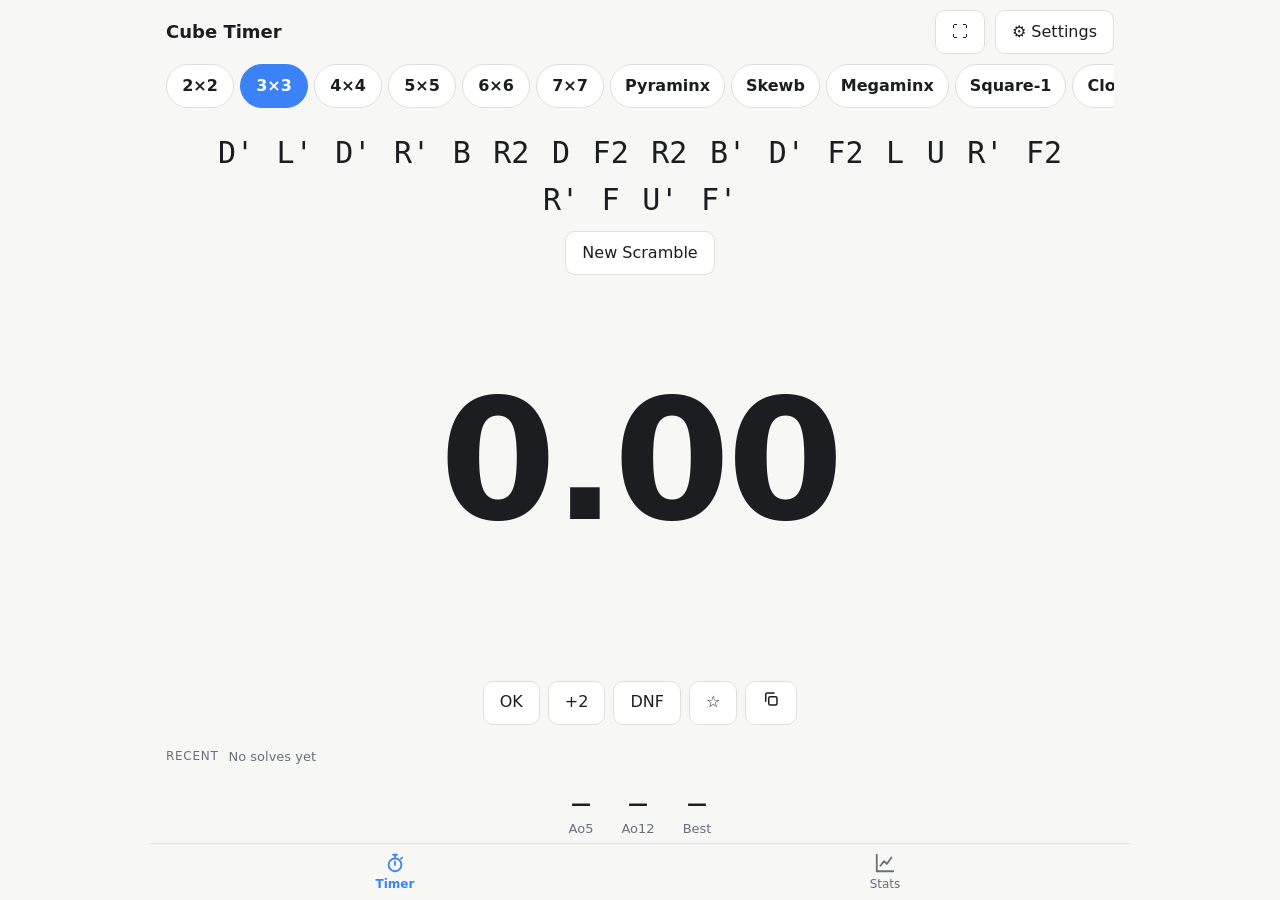
<file: index.html>
<!DOCTYPE html>
<html lang="en">
<head>
<meta charset="utf-8">
<meta name="viewport" content="width=device-width, initial-scale=1, viewport-fit=cover">
<title>Cube Timer</title>
<meta name="theme-color" content="#2563eb">
<meta name="description" content="A simple, fast speedcubing timer for 2x2, 3x3 and 4x4.">
<meta name="mobile-web-app-capable" content="yes">
<meta name="apple-mobile-web-app-capable" content="yes">
<meta name="apple-mobile-web-app-status-bar-style" content="black-translucent">
<meta name="apple-mobile-web-app-title" content="Cube Timer">
<link rel="apple-touch-icon" href="icon-180.png">
<link rel="manifest" href="manifest.webmanifest">
<link rel="icon" href="icon.svg" type="image/svg+xml">
<link rel="stylesheet" href="style.css">
</head>
<body data-view="timer">
<div class="wrap">
  <header class="top">
    <h1>Cube Timer</h1>
    <button id="fs" aria-label="Fullscreen">⛶</button><button id="inst" hidden>Install</button><button id="gear" aria-label="Settings">⚙ Settings</button>
    <div class="tabs" id="tabs"></div>
  </header>
  <section id="vTimer" class="view">
    <div id="scr" class="scr"></div>
    <div class="c"><button id="nsb">New Scramble</button></div>
    <div id="tz" class="tz" role="button" aria-label="Timer: hold, release to start, press to stop">
    <div id="tm" class="tm">0.00</div><div id="sub" class="sub"></div>
  </div>
  <div id="pbar" hidden><button data-p="">OK</button><button data-p="+2">+2</button><button data-p="DNF">DNF</button><button data-star="1" aria-label="Star this solve">☆</button><button data-copy="last" aria-label="Copy this solve"><svg viewBox="0 0 24 24" width="18" height="18" fill="none" stroke="currentColor" stroke-width="2" stroke-linecap="round" stroke-linejoin="round" aria-hidden="true"><rect x="9" y="9" width="11" height="11" rx="2"/><path d="M5 15V6a2 2 0 0 1 2-2h9"/></svg></button></div>
    <div class="recent" id="recent"><span class="rl">Recent</span><div id="rc"></div></div>
    <div class="quick" id="quick"></div>
  </section>
  <section id="vStats" class="view">
    <div class="sess">
    <select id="ss" aria-label="Session"></select>
    <button id="sn">+ New</button><button id="sr">Rename</button><button id="sd">Delete</button>
  </div>
    <div class="grid">
      <section class="p"><h2>Session Statistics</h2><div id="st" class="sg"></div></section>
      <section class="p"><h2 id="pbh">Personal Records</h2><div id="pb"></div></section>
      <section class="p"><h2>Highlights ★</h2><div id="hl"></div></section>
      <section class="p"><h2>Time Trend</h2><div id="gr"></div></section>
      <section class="p"><div class="hh"><h2>Solve History</h2><button id="clr">Clear Session</button></div><div class="hs"><table id="hist"></table></div></section>
    </div>
    <div class="foot">Space: hold → release to start, press to stop · N new scramble · Esc cancel · Del delete last · Touch: tap & hold the timer</div>
  </section>
  <nav class="nav" id="nav"><button data-v="timer" class="on"><svg viewBox="0 0 24 24" width="22" height="22" fill="none" stroke="currentColor" stroke-width="2" stroke-linecap="round" stroke-linejoin="round" aria-hidden="true"><circle cx="12" cy="14" r="7"/><path d="M12 14v-3.5M10 3h4M12 3v4M18.5 7.5l1.3-1.3"/></svg><span>Timer</span></button><button data-v="stats"><svg viewBox="0 0 24 24" width="22" height="22" fill="none" stroke="currentColor" stroke-width="2" stroke-linecap="round" stroke-linejoin="round" aria-hidden="true"><path d="M3 3v18h18"/><path d="M7 15l4-5 3 3 5-7"/></svg><span>Stats</span></button></nav>
</div>
<div id="fx" aria-hidden="true"><canvas id="fxc"></canvas><div class="fxb"><div class="trophy">🏆</div><div id="fxt"></div></div></div>
<div id="toast"></div>

<dialog id="dlg"><form method="dialog"><p id="dmsg"></p><input id="dinp" maxlength="40" style="width:100%"><div class="btns"><button value="ok" class="pri">OK</button><button value="cancel">Cancel</button></div></form></dialog>

<dialog id="sdlg"><form method="dialog">
  <h3 style="margin-top:0">Settings</h3>
  <label>Inspection <input type="checkbox" id="s1"></label>
  <label>Inspection seconds <input type="number" id="s2" min="5" max="60"></label>
  <label>Timer display <select id="s3"><option value="cs">0.01 s</option><option value="ds">0.1 s</option><option value="hide">Hidden while running</option></select></label>
  <label>Theme <select id="s4"><option value="system">System</option><option value="light">Light</option><option value="dark">Dark</option><option value="black">Black (OLED)</option></select></label>
  <label>Accent color <select id="s8"><option value="blue">Blue</option><option value="green">Green</option><option value="purple">Purple</option><option value="orange">Orange</option><option value="pink">Pink</option><option value="teal">Teal</option></select></label>
  <label>Timer color <select id="s9"><option value="default">Default</option><option value="accent">Match accent</option><option value="blue">Blue</option><option value="green">Green</option><option value="purple">Purple</option><option value="orange">Orange</option><option value="pink">Pink</option><option value="teal">Teal</option></select></label>
  <label>Touch lock after solve <select id="s10"><option value="0">Off</option><option value="1">1 s</option><option value="1.5">1.5 s</option><option value="2">2 s</option><option value="3">3 s</option></select></label>
  <label>Battery saver mode <input type="checkbox" id="s12"></label>
  <p class="mut" style="margin:0 0 6px;font-size:13px">Off: the screen stays on while you are on the Timer tab (so it will not dim while you read a scramble). On: it may dim when you are not mid-solve. Your phone's own battery saver can still override this.</p>
  <label>Celebrate new PBs <input type="checkbox" id="s11"></label>
  <label>Orientation <select id="s7"><option value="auto">Auto (rotate freely)</option><option value="portrait">Portrait</option><option value="landscape">Landscape</option></select></label>
  <label>Sound <input type="checkbox" id="s5"></label>
  <label>Confirm before clearing <input type="checkbox" id="s6"></label>
  <h3>App</h3>
  <button type="button" id="upd" class="wide">Update app</button>
  <p class="mut" style="margin:6px 0 0;font-size:13px">Fetches the latest version from GitHub. Your solves and settings are kept.</p>
  <h3>Data</h3>
  <button type="button" id="clrall" class="wide danger">Clear all solves &amp; records…</button>
  <h3>Keyboard Shortcuts</h3>
  <ul><li><b>Space</b> hold, release to start; press to stop (with inspection: tap to begin inspection, then hold/release)</li><li><b>N</b> new scramble</li><li><b>Esc</b> cancel / reset timer</li><li><b>Delete</b> delete latest solve</li></ul>
  <div class="btns"><button value="close" class="pri">Close</button></div>
</form></dialog>

<script src="scrambler.js"></script>
<script src="stats.js"></script>
<script src="storage.js"></script>
<script src="timer.js"></script>
<script src="ui.js"></script>
<script src="events.js"></script>
<script src="app.js"></script>
<script src="pwa.js"></script>
</body>
</html>
</file>
<file: style.css>
:root{--bg:#f7f7f5;--fg:#1b1d20;--mut:#6b7078;--line:#dfe0dd;--panel:#fff;--acc:#2563eb;--good:#16a34a;--bad:#dc2626;--warn:#d97706;box-sizing:border-box;padding-top:env(safe-area-inset-top,0px);padding-bottom:env(safe-area-inset-bottom,0px)}
@media(prefers-color-scheme:dark){:root:not([data-theme="light"]){--bg:#121416;--fg:#e8eaed;--mut:#8b9199;--line:#2a2e33;--panel:#1a1d21;--acc:#6ea0ff;--good:#4ade80;--bad:#f87171;--warn:#fbbf24}}
:root[data-theme="dark"]{--bg:#121416;--fg:#e8eaed;--mut:#8b9199;--line:#2a2e33;--panel:#1a1d21;--acc:#6ea0ff;--good:#4ade80;--bad:#f87171;--warn:#fbbf24}
html{scroll-padding-top:env(safe-area-inset-top,0px);background:var(--bg)}
*{box-sizing:border-box}
body{margin:0;background:var(--bg);color:var(--fg);font:16px/1.4 system-ui,-apple-system,"Segoe UI",Roboto,sans-serif;overflow-x:hidden}
.wrap{max-width:980px;margin:0 auto;padding:10px 16px 24px}
button,select,input{font:inherit;color:inherit}
button{min-height:44px;padding:0 16px;border:1px solid var(--line);background:var(--panel);border-radius:10px;cursor:pointer}
button:hover{border-color:var(--mut)}
select,input[type=number],input:not([type]){min-height:44px;padding:0 10px;border:1px solid var(--line);background:var(--panel);border-radius:10px}
.top{display:flex;align-items:center;gap:10px;flex-wrap:wrap}
.top h1{font-size:18px;margin:0;flex:1 0 auto}
.tabs{display:flex;gap:6px;order:3;width:100%}
.tabs button{flex:1;font-weight:600;font-size:18px}
.tabs button.on{background:var(--acc);border-color:var(--acc);color:#fff}
.sess{display:flex;gap:6px;margin-top:10px;flex-wrap:wrap}
.sess select{flex:1;min-width:140px}
.scr{font:clamp(20px,3.4vw,30px)/1.55 ui-monospace,Menlo,Consolas,monospace;text-align:center;margin:22px auto 8px;max-width:860px;word-spacing:.15em}
.scr.long{font-size:clamp(17px,2.5vw,23px)}
.c{text-align:center}
.tz{height:clamp(200px,40vh,380px);display:flex;flex-direction:column;align-items:center;justify-content:center;user-select:none;-webkit-user-select:none;-webkit-touch-callout:none;touch-action:none;cursor:pointer;border-radius:16px}
.tm{font-size:clamp(64px,19vw,168px);font-weight:600;font-variant-numeric:tabular-nums;line-height:1;letter-spacing:-.02em}
.tm.held{color:var(--bad)}.tm.ready{color:var(--good)}.tm.ins{color:var(--acc)}.tm.warn{color:var(--warn)}.tm.bad{color:var(--bad)}
.sub{min-height:26px;color:var(--warn);font-weight:600;margin-top:8px}
#pbar{display:flex;gap:8px;justify-content:center;margin-bottom:6px}
#pbar button.on{background:var(--fg);color:var(--bg)}
.quick{display:flex;justify-content:center;gap:28px;margin:10px 0 4px}
.quick div,.sg div{text-align:center}
.quick b,.sg b{display:block;font-size:20px;font-variant-numeric:tabular-nums}
.quick span,.sg span,.mut{color:var(--mut);font-size:13px}
.grid{display:grid;grid-template-columns:repeat(auto-fit,minmax(300px,1fr));gap:8px 32px;margin-top:18px}
.p{border-top:1px solid var(--line);padding:12px 0}
.p h2{font-size:14px;text-transform:uppercase;letter-spacing:.06em;color:var(--mut);margin:0 0 10px}
.sg{display:grid;grid-template-columns:repeat(4,1fr);gap:12px 6px}
.pbr{display:flex;justify-content:space-between;padding:6px 0;border-bottom:1px solid var(--line);font-variant-numeric:tabular-nums}
.hh{display:flex;justify-content:space-between;align-items:center}.hh h2{margin:0}
.hs{max-height:360px;overflow-y:auto;margin-top:8px}
table{width:100%;border-collapse:collapse;font-variant-numeric:tabular-nums}
th{text-align:left;color:var(--mut);font-size:12px;font-weight:500}.r{text-align:right}
td,th{padding:2px 6px;border-bottom:1px solid var(--line)}
td .x{min-height:40px;min-width:40px;padding:0;border:0;background:none;color:var(--mut);font-size:20px}
.gr{width:100%;height:110px;display:block;border-bottom:1px solid var(--line)}
.gl{display:flex;justify-content:space-between}
.foot{margin-top:18px;color:var(--mut);font-size:13px;text-align:center}
#toast{position:fixed;left:50%;bottom:calc(20px + env(safe-area-inset-bottom,0px));transform:translateX(-50%);background:var(--fg);color:var(--bg);padding:10px 18px;border-radius:999px;font-weight:600;opacity:0;pointer-events:none;transition:opacity .25s}
#toast.show{opacity:1}
dialog{border:1px solid var(--line);border-radius:14px;background:var(--panel);color:var(--fg);max-width:min(420px,92vw);width:100%;padding:18px}
dialog::backdrop{background:rgba(0,0,0,.4)}
.btns{display:flex;flex-direction:row-reverse;gap:8px;margin-top:14px}
.pri{background:var(--acc);border-color:var(--acc);color:#fff}
dialog label{display:flex;justify-content:space-between;align-items:center;gap:12px;min-height:44px}
dialog input[type=checkbox]{width:22px;height:22px}
dialog input[type=number]{width:90px}
dialog h3{margin:14px 0 4px;font-size:14px}
dialog ul{margin:0;padding-left:18px;color:var(--mut);font-size:14px}

/* ---- app-like behaviour ---- */
html,body{overscroll-behavior:none;-webkit-tap-highlight-color:transparent;-webkit-user-select:none;user-select:none}
input{-webkit-user-select:text;user-select:text}
button,select{touch-action:manipulation}
.wrap{min-height:100dvh}
#fs,#inst{min-width:44px}
.top,.sess,.quick,.grid,.foot,#nsb,#pbar{transition:opacity .15s}
body.focus .top,body.focus .sess,body.focus .quick,body.focus .grid,body.focus .foot,body.focus #nsb,body.focus #pbar{opacity:0;pointer-events:none}
#toast{max-width:90vw;width:max-content;text-align:center;border-radius:18px}
/* ---- landscape phones ---- */
@media (orientation:landscape) and (max-height:520px){
  .wrap{padding:6px 14px 10px}
  .top{flex-wrap:nowrap}.top h1{display:none}
  .tabs{order:0;width:auto;flex:1}.tabs button{min-height:40px;font-size:16px}
  .top>.tabs{margin-right:auto}
  .sess{margin-top:6px}
  .scr{font-size:clamp(16px,2.6vw,22px);margin:8px auto 4px}.scr.long{font-size:clamp(14px,2.2vw,18px)}
  .tz{height:max(150px,calc(100dvh - 230px))}
  .tm{font-size:min(30vw,36vh)}
}

/* ---- colours + touch lock ---- */
:root[data-theme="black"]{--bg:#000;--fg:#e8eaed;--mut:#8b9199;--line:#25282c;--panel:#0b0c0e;--good:#4ade80;--bad:#f87171;--warn:#fbbf24}
.tm{color:var(--tc,var(--fg))}
.tz{transition:opacity .15s}.tz.locked{opacity:.4}
dialog{max-height:90dvh;overflow-y:auto}

/* ---- app shell: Timer / Stats tabs ---- */
html,body{height:100%}
.wrap{height:100%;display:flex;flex-direction:column;overflow:hidden;padding-bottom:0}
.view{flex:1;min-height:0}
#vTimer{display:flex;flex-direction:column}
#vTimer .tz{flex:1;height:auto;min-height:120px}
#vStats{overflow-y:auto;overscroll-behavior:contain;-webkit-overflow-scrolling:touch;padding-bottom:16px}
body[data-view="timer"] #vStats,body[data-view="stats"] #vTimer{display:none}
.nav{display:flex;border-top:1px solid var(--line);background:var(--bg);margin:0 -16px;transition:opacity .15s}
.nav button{flex:1;border:0;border-radius:0;background:none;min-height:52px;color:var(--mut);font-size:16px}
.nav button.on{color:var(--acc);font-weight:600}
body.focus .nav{opacity:0;pointer-events:none}
.hs{max-height:none;overflow:visible}
@media (orientation:landscape) and (max-height:520px){.quick{display:none}#nsb{min-height:36px}.nav button{min-height:40px}}
/* ---- PB details, highlights ---- */
.pbw .pbr{width:100%;border:0;border-bottom:1px solid var(--line);border-radius:0;background:none;padding:6px 0;min-height:44px;color:var(--fg);display:flex;justify-content:space-between;align-items:center}
.pbw .pbr:disabled{cursor:default}
.det{padding:8px 0 10px;color:var(--mut);font-size:14px}
.ds{margin-top:8px}.ds b{color:var(--fg);font-variant-numeric:tabular-nums}
.scs{font:14px/1.5 ui-monospace,Menlo,Consolas,monospace;color:var(--fg);word-break:break-word;margin-top:2px;-webkit-user-select:text;user-select:text}
.hr{cursor:pointer}.dtr td{color:var(--mut);font-size:14px}
.hlr{padding:8px 0;border-bottom:1px solid var(--line)}
.hlt{display:flex;align-items:center;gap:10px}.hlt b{font-size:20px;font-variant-numeric:tabular-nums}.hlt span{flex:1}
.hlt .x{min-height:40px;min-width:40px;padding:0;border:0;background:none;font-size:22px;color:var(--warn)}
td .x{font-size:20px}
/* ---- PB celebration ---- */
#fx{position:fixed;inset:0;pointer-events:none;opacity:0;transition:opacity .2s;z-index:50}
#fx.show{opacity:1}#fxc{position:absolute;inset:0;width:100%;height:100%}
.fxb{position:absolute;left:50%;top:50%;transform:translate(-50%,-50%);text-align:center;width:90vw}
.trophy{font-size:clamp(80px,22vw,140px);line-height:1;filter:drop-shadow(0 6px 12px rgba(0,0,0,.35))}

#fxt{display:inline-block;margin-top:10px;padding:8px 18px;border-radius:18px;background:var(--fg);color:var(--bg);font-weight:700;font-size:20px}
@keyframes pop{0%{transform:scale(.3) rotate(-12deg)}60%{transform:scale(1.18) rotate(4deg)}100%{transform:scale(1) rotate(0)}}
@media (prefers-reduced-motion:reduce){#fx.show .trophy{animation:none}}

/* ---- vibrant 3D trophy ---- */
.fxb{perspective:800px}
.fxb::before{content:"";position:absolute;left:50%;top:-10px;width:300px;height:300px;margin-left:-150px;border-radius:50%;background:radial-gradient(circle,rgba(255,214,10,.6),rgba(255,160,0,.25) 45%,rgba(255,214,10,0) 70%);animation:glow 1s ease-in-out infinite alternate}
.trophy{position:relative;display:inline-block;transform-style:preserve-3d;filter:saturate(1.5) drop-shadow(0 0 16px rgba(255,200,30,.95)) drop-shadow(0 6px 10px rgba(0,0,0,.35))}
#fx.show .trophy{animation:spin3d 3s cubic-bezier(.15,.7,.2,1) both}
#fxt{position:relative;background:linear-gradient(135deg,#f59e0b,#fde047);color:#1b1d20;box-shadow:0 4px 18px rgba(245,158,11,.6)}
@keyframes spin3d{0%{transform:rotateY(0) scale(.2)}30%{transform:rotateY(540deg) scale(1.25)}100%{transform:rotateY(1440deg) scale(1)}}
@keyframes glow{from{transform:scale(.85);opacity:.7}to{transform:scale(1.15);opacity:1}}
@media (prefers-reduced-motion:reduce){#fx.show .trophy,.fxb::before{animation:none}}
.wide{width:100%}.danger{color:var(--bad);border-color:var(--bad)}

/* ---- bigger, centred celebration with dimmed background ---- */
#fx::before{content:"";position:absolute;inset:0;background:rgba(20,20,20,.55);-webkit-backdrop-filter:grayscale(1) brightness(.7);backdrop-filter:grayscale(1) brightness(.7)}
.trophy{font-size:clamp(130px,min(50vw,44vh),300px)}
#fxt{font-size:clamp(22px,5.5vw,34px);padding:10px 24px;border-radius:24px;margin-top:16px}
.fxb::before{width:min(560px,96vw);height:min(560px,96vw);margin-left:calc(min(560px,96vw) / -2);top:50%;margin-top:calc(min(560px,96vw) / -2)}
#fx.show .trophy{animation-duration:3.6s}

/* ---- recent strip + vector nav ---- */
.recent{display:flex;align-items:center;gap:10px;margin:6px 0 2px;min-height:40px;transition:opacity .15s}
.rl{font-size:12px;text-transform:uppercase;letter-spacing:.06em;color:var(--mut)}
#rc{display:flex;gap:6px;overflow-x:auto;flex:1;scrollbar-width:none;touch-action:pan-x}#rc::-webkit-scrollbar{display:none}
.chip{flex:none;padding:6px 12px;border:1px solid var(--line);border-radius:999px;background:var(--panel);font-variant-numeric:tabular-nums}
.chip.new{border-color:var(--acc);color:var(--acc);font-weight:600}
.chip i{font-style:normal;color:var(--warn);font-size:12px;margin-left:4px}
body.focus .recent{opacity:0;pointer-events:none}
.nav button{display:flex;flex-direction:column;align-items:center;justify-content:center;gap:2px;font-size:12px;min-height:56px}
.nav button *{pointer-events:none}
@media (orientation:landscape) and (max-height:520px){.nav button{min-height:40px;flex-direction:row;gap:8px;font-size:14px}.recent{margin:2px 0}}

/* ---- copy buttons ---- */
button *{pointer-events:none}
.cp{display:inline-flex;align-items:center;gap:6px;min-height:40px;margin-top:10px;padding:0 14px;color:var(--fg)}
td .x[data-copy],.hlt .x[data-copy]{color:var(--mut)}
.hlt .x[data-copy]{font-size:inherit}

/* ---- many puzzles: scrollable pill selector, multi-line / long scrambles ---- */
.tabs{overflow-x:auto;scrollbar-width:none;position:relative;gap:6px;min-width:0}.tabs::-webkit-scrollbar{display:none}
.tabs button{flex:none;min-width:68px;padding:0 14px;font-size:16px;border-radius:999px}
.scr{white-space:pre-line;max-height:38dvh;overflow-y:auto}
.scr.xl{font-size:clamp(12px,3.4vw,16px);line-height:1.45}
</file>
